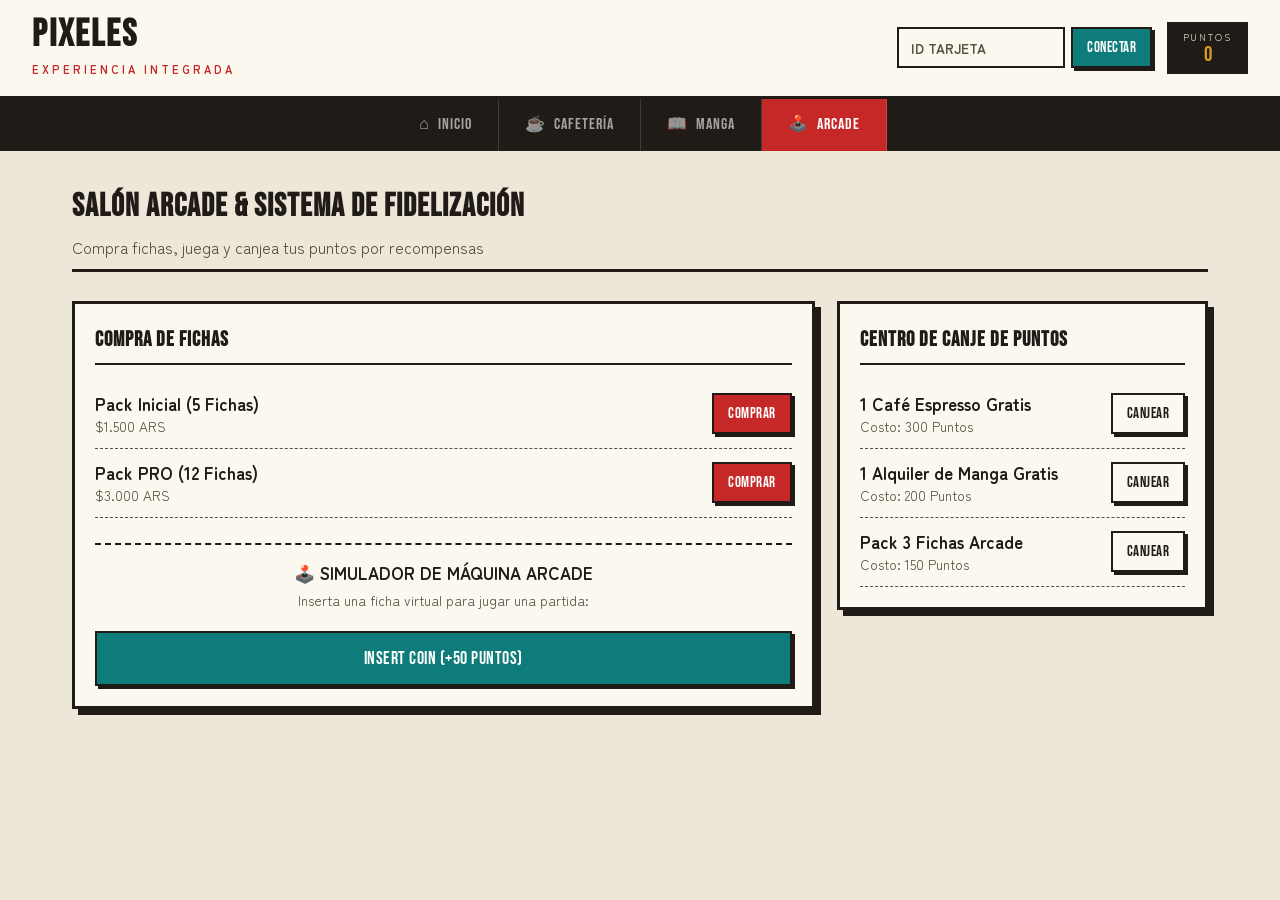
<file: pixeles (1)/pixeles/arcade.html>
<!DOCTYPE html>
<html lang="es">
<head>
  <meta charset="UTF-8">
  <meta name="viewport" content="width=device-width, initial-scale=1.0">
  <title>Arcade | PIXELES</title>
  <link href="https://fonts.googleapis.com/css2?family=Bebas+Neue&family=Zen+Maru+Gothic:wght@400;500;700&display=swap" rel="stylesheet">
  <link rel="stylesheet" href="styles.css">
</head>
<body>

  <header class="navbar">
    <div class="brand">
      <a href="index.html" class="brand-link">
        <h1 class="glitch-title">PIXELES</h1>
        <span class="tagline">EXPERIENCIA INTEGRADA</span>
      </a>
    </div>
    <div class="user-card-widget" id="card-widget-zone"></div>
  </header>

  <nav class="tab-menu">
    <a href="index.html" class="tab-btn"><span class="icon">⌂</span> INICIO</a>
    <a href="cafe.html" class="tab-btn"><span class="icon">☕</span> CAFETERÍA</a>
    <a href="manga.html" class="tab-btn"><span class="icon">📖</span> MANGA</a>
    <a href="arcade.html" class="tab-btn active"><span class="icon">🕹️</span> ARCADE</a>
  </nav>

  <main class="main-container">
    <section id="sec-arcade" class="tab-content active">
      <div class="section-header">
        <h2>SALÓN ARCADE & SISTEMA DE FIDELIZACIÓN</h2>
        <p>Compra fichas, juega y canjea tus puntos por recompensas</p>
      </div>

      <div class="grid-layout">
        <div class="side-panel">
          <h3>COMPRA DE FICHAS</h3>
          <div class="token-pack">
            <div>
              <strong>Pack Inicial (5 Fichas)</strong>
              <p>$1.500 ARS</p>
            </div>
            <button onclick="buyTokens(5, 1500)" class="btn-action">COMPRAR</button>
          </div>

          <div class="token-pack">
            <div>
              <strong>Pack PRO (12 Fichas)</strong>
              <p>$3.000 ARS</p>
            </div>
            <button onclick="buyTokens(12, 3000)" class="btn-action">COMPRAR</button>
          </div>

          <div class="arcade-simulator">
            <h4>🕹️ SIMULADOR DE MÁQUINA ARCADE</h4>
            <p>Inserta una ficha virtual para jugar una partida:</p>
            <button onclick="playArcadeGame()" class="btn-glow large">INSERT COIN (+50 Puntos)</button>
          </div>
        </div>

        <div class="side-panel">
          <h3>CENTRO DE CANJE DE PUNTOS</h3>
          <div class="reward-list">
            <div class="reward-item">
              <div>
                <strong>1 Café Espresso Gratis</strong>
                <p>Costo: 300 Puntos</p>
              </div>
              <button onclick="redeemReward('Espresso Gratis', 300)" class="btn-sec">CANJEAR</button>
            </div>

            <div class="reward-item">
              <div>
                <strong>1 Alquiler de Manga Gratis</strong>
                <p>Costo: 200 Puntos</p>
              </div>
              <button onclick="redeemReward('Alquiler Manga', 200)" class="btn-sec">CANJEAR</button>
            </div>

            <div class="reward-item">
              <div>
                <strong>Pack 3 Fichas Arcade</strong>
                <p>Costo: 150 Puntos</p>
              </div>
              <button onclick="redeemReward('Pack 3 Fichas', 150)" class="btn-sec">CANJEAR</button>
            </div>
          </div>
        </div>
      </div>
    </section>
  </main>

  <script src="common.js"></script>
  <script src="arcade.js"></script>
</body>
</html>
</file>
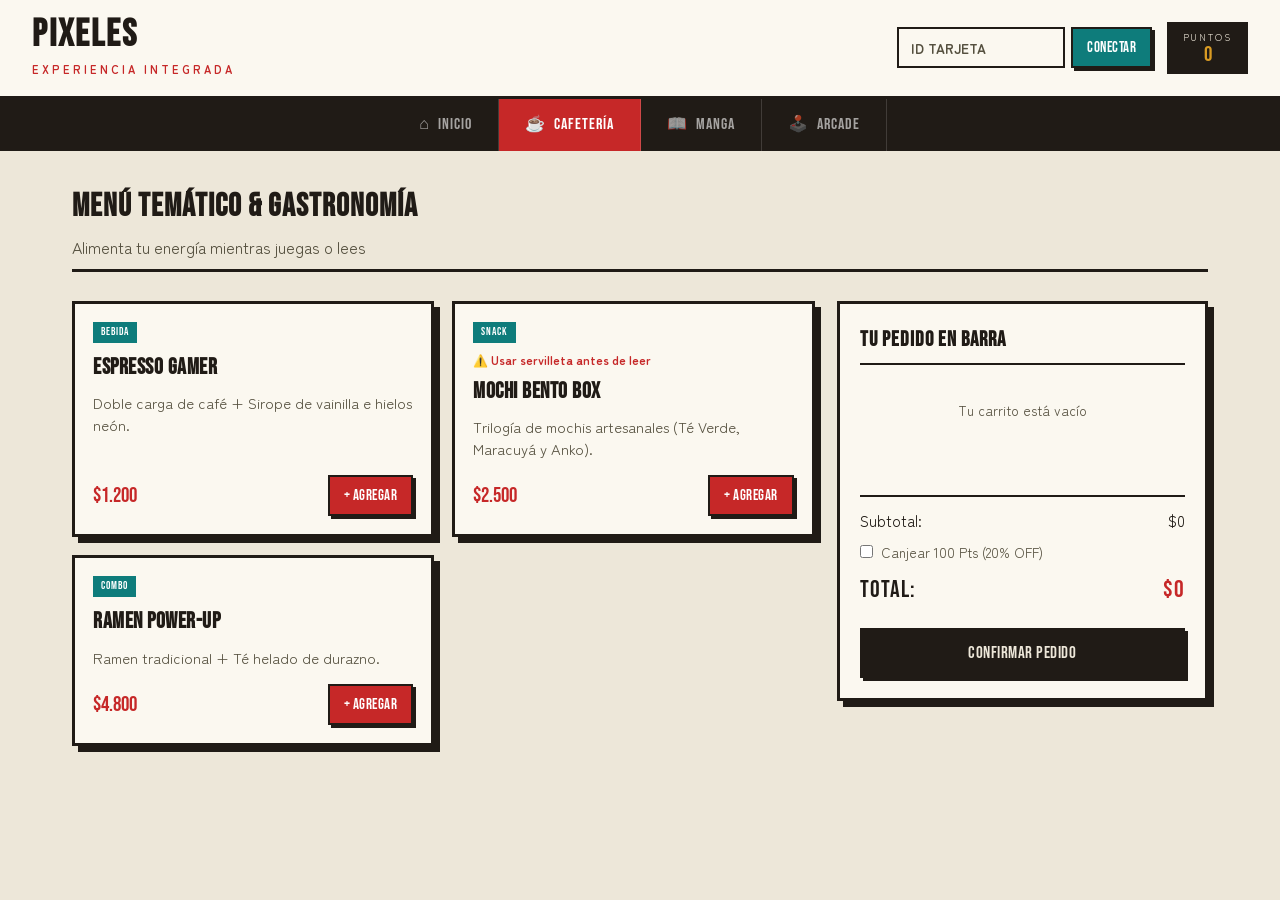
<file: pixeles (1)/pixeles/cafe.html>
<!DOCTYPE html>
<html lang="es">
<head>
  <meta charset="UTF-8">
  <meta name="viewport" content="width=device-width, initial-scale=1.0">
  <title>Cafetería | PIXELES</title>
  <link href="https://fonts.googleapis.com/css2?family=Bebas+Neue&family=Zen+Maru+Gothic:wght@400;500;700&display=swap" rel="stylesheet">
  <link rel="stylesheet" href="styles.css">
</head>
<body>

  <header class="navbar">
    <div class="brand">
      <a href="index.html" class="brand-link">
        <h1 class="glitch-title">PIXELES</h1>
        <span class="tagline">EXPERIENCIA INTEGRADA</span>
      </a>
    </div>
    <div class="user-card-widget" id="card-widget-zone"></div>
  </header>

  <nav class="tab-menu">
    <a href="index.html" class="tab-btn"><span class="icon">⌂</span> INICIO</a>
    <a href="cafe.html" class="tab-btn active"><span class="icon">☕</span> CAFETERÍA</a>
    <a href="manga.html" class="tab-btn"><span class="icon">📖</span> MANGA</a>
    <a href="arcade.html" class="tab-btn"><span class="icon">🕹️</span> ARCADE</a>
  </nav>

  <main class="main-container">
    <section id="sec-cafe" class="tab-content active">
      <div class="section-header">
        <h2>MENÚ TEMÁTICO & GASTRONOMÍA</h2>
        <p>Alimenta tu energía mientras juegas o lees</p>
      </div>

      <div class="grid-layout">
        <div class="catalog-grid">
          <div class="product-card">
            <div class="card-tag">BEBIDA</div>
            <h3>Espresso Gamer</h3>
            <p>Doble carga de café + Sirope de vainilla e hielos neón.</p>
            <div class="card-footer">
              <span class="price">$1.200</span>
              <button onclick="addToOrder('Espresso Gamer', 1200)" class="btn-action">+ AGREGAR</button>
            </div>
          </div>

          <div class="product-card">
            <div class="card-tag">SNACK</div>
            <div class="card-tag-warn">⚠️ Usar servilleta antes de leer</div>
            <h3>Mochi Bento Box</h3>
            <p>Trilogía de mochis artesanales (Té Verde, Maracuyá y Anko).</p>
            <div class="card-footer">
              <span class="price">$2.500</span>
              <button onclick="addToOrder('Mochi Bento Box', 2500)" class="btn-action">+ AGREGAR</button>
            </div>
          </div>

          <div class="product-card">
            <div class="card-tag">COMBO</div>
            <h3>Ramen Power-Up</h3>
            <p>Ramen tradicional + Té helado de durazno.</p>
            <div class="card-footer">
              <span class="price">$4.800</span>
              <button onclick="addToOrder('Ramen Power-Up', 4800)" class="btn-action">+ AGREGAR</button>
            </div>
          </div>
        </div>

        <div class="side-panel">
          <h3>TU PEDIDO EN BARRA</h3>
          <div id="cart-items" class="cart-list">
            <p class="empty-msg">Tu carrito está vacío</p>
          </div>

          <div class="checkout-summary">
            <div class="summary-line">
              <span>Subtotal:</span>
              <span>$<span id="cart-subtotal">0</span></span>
            </div>

            <label class="discount-toggle">
              <input type="checkbox" id="use-points" onchange="updateCartUI()">
              <span>Canjear 100 Pts (20% OFF)</span>
            </label>

            <div class="summary-line total">
              <span>TOTAL:</span>
              <span class="neon-text">$<span id="cart-total">0</span></span>
            </div>

            <button onclick="checkoutOrder()" class="btn-primary">CONFIRMAR PEDIDO</button>
          </div>
        </div>
      </div>
    </section>
  </main>

  <script src="common.js"></script>
  <script src="cafe.js"></script>
</body>
</html>
</file>
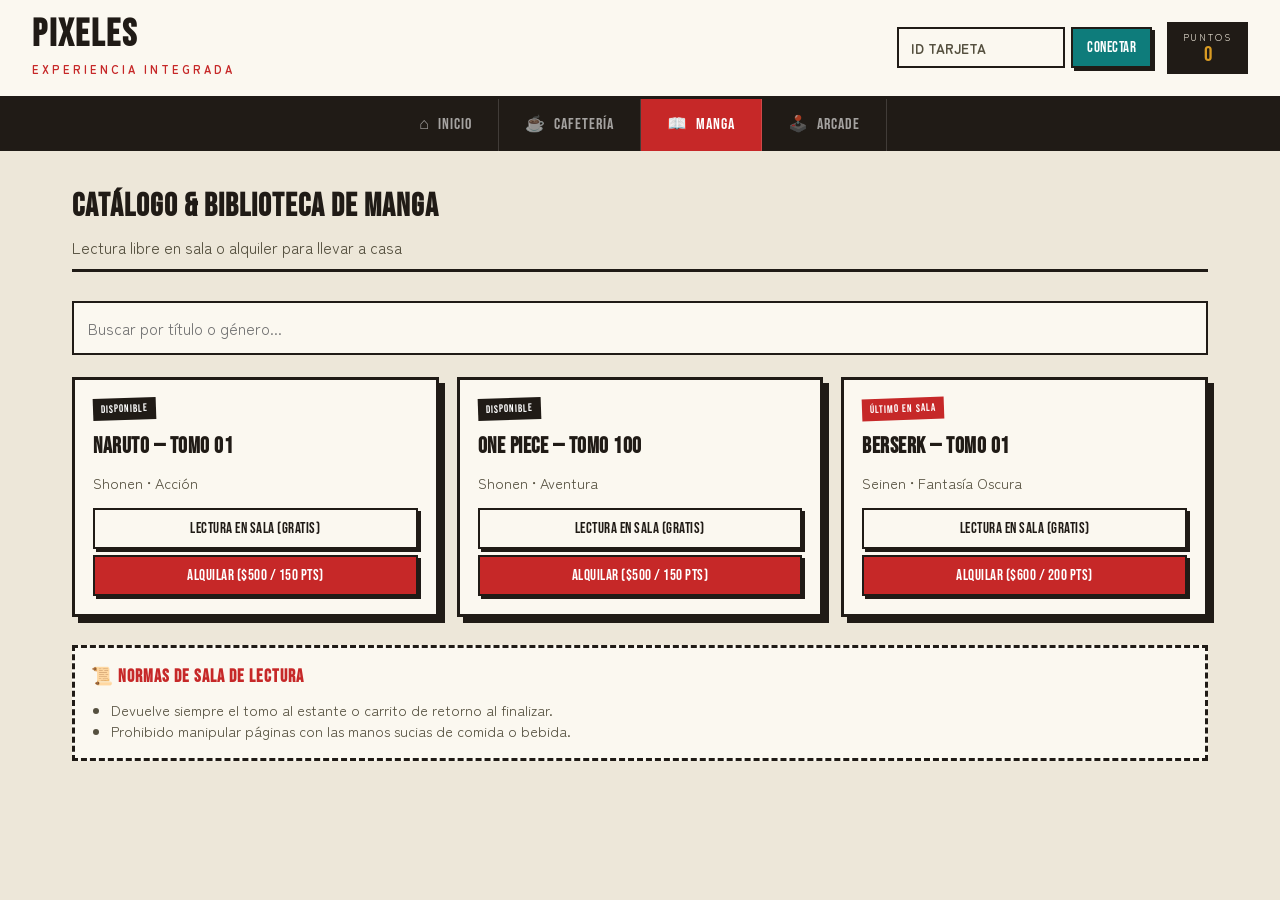
<file: pixeles (1)/pixeles/manga.html>
<!DOCTYPE html>
<html lang="es">
<head>
  <meta charset="UTF-8">
  <meta name="viewport" content="width=device-width, initial-scale=1.0">
  <title>Manga | PIXELES</title>
  <link href="https://fonts.googleapis.com/css2?family=Bebas+Neue&family=Zen+Maru+Gothic:wght@400;500;700&display=swap" rel="stylesheet">
  <link rel="stylesheet" href="styles.css">
</head>
<body>

  <header class="navbar">
    <div class="brand">
      <a href="index.html" class="brand-link">
        <h1 class="glitch-title">PIXELES</h1>
        <span class="tagline">EXPERIENCIA INTEGRADA</span>
      </a>
    </div>
    <div class="user-card-widget" id="card-widget-zone"></div>
  </header>

  <nav class="tab-menu">
    <a href="index.html" class="tab-btn"><span class="icon">⌂</span> INICIO</a>
    <a href="cafe.html" class="tab-btn"><span class="icon">☕</span> CAFETERÍA</a>
    <a href="manga.html" class="tab-btn active"><span class="icon">📖</span> MANGA</a>
    <a href="arcade.html" class="tab-btn"><span class="icon">🕹️</span> ARCADE</a>
  </nav>

  <main class="main-container">
    <section id="sec-manga" class="tab-content active">
      <div class="section-header">
        <h2>CATÁLOGO & BIBLIOTECA DE MANGA</h2>
        <p>Lectura libre en sala o alquiler para llevar a casa</p>
      </div>

      <div class="search-bar">
        <input type="text" id="manga-search" placeholder="Buscar por título o género..." onkeyup="filterManga()">
      </div>

      <div class="manga-catalog" id="manga-grid">
        <div class="manga-card" data-title="naruto ninja shonen">
          <div class="manga-badge">DISPONIBLE</div>
          <h3>Naruto — Tomo 01</h3>
          <p class="genre">Shonen • Acción</p>
          <div class="manga-actions">
            <button onclick="readInRoom('Naruto — Tomo 01')" class="btn-sec">Lectura en Sala (Gratis)</button>
            <button onclick="rentManga('Naruto — Tomo 01', 500)" class="btn-action">Alquilar ($500 / 150 Pts)</button>
          </div>
        </div>

        <div class="manga-card" data-title="one piece aventura shonen">
          <div class="manga-badge">DISPONIBLE</div>
          <h3>One Piece — Tomo 100</h3>
          <p class="genre">Shonen • Aventura</p>
          <div class="manga-actions">
            <button onclick="readInRoom('One Piece — Tomo 100')" class="btn-sec">Lectura en Sala (Gratis)</button>
            <button onclick="rentManga('One Piece — Tomo 100', 500)" class="btn-action">Alquilar ($500 / 150 Pts)</button>
          </div>
        </div>

        <div class="manga-card" data-title="berserk fantasia seinen">
          <div class="manga-badge alert">ÚLTIMO EN SALA</div>
          <h3>Berserk — Tomo 01</h3>
          <p class="genre">Seinen • Fantasía Oscura</p>
          <div class="manga-actions">
            <button onclick="readInRoom('Berserk — Tomo 01')" class="btn-sec">Lectura en Sala (Gratis)</button>
            <button onclick="rentManga('Berserk — Tomo 01', 600)" class="btn-action">Alquilar ($600 / 200 Pts)</button>
          </div>
        </div>
      </div>

      <div class="rules-box">
        <h4>📜 NORMAS DE SALA DE LECTURA</h4>
        <ul>
          <li>Devuelve siempre el tomo al estante o carrito de retorno al finalizar.</li>
          <li>Prohibido manipular páginas con las manos sucias de comida o bebida.</li>
        </ul>
      </div>
    </section>
  </main>

  <script src="common.js"></script>
  <script src="manga.js"></script>
</body>
</html>
</file>
<file: pixeles (1)/pixeles/styles.css>
:root {
  --paper: #EDE7D9;         /* fondo general, papel crudo */
  --panel: #FBF8F0;         /* superficie de tarjetas, papel más claro */
  --ink: #201B16;           /* negro tinta, cálido */
  --ink-soft: #55503F;      /* texto secundario */
  --red: #C62828;           /* sello / acento manga */
  --teal: #0E7C7B;          /* acento arcade (CRT) */
  --gold: #D99B23;          /* acento fichas / recompensas */
  --line: #201B16;          /* bordes de tinta */
  --font-display: 'Bebas Neue', sans-serif;
  --font-body: 'Zen Maru Gothic', sans-serif;
}

* {
  box-sizing: border-box;
  margin: 0;
  padding: 0;
}

body {
  background-color: var(--paper);
  background-image:
    radial-gradient(var(--ink) 0.6px, transparent 0.6px);
  background-size: 14px 14px;
  background-attachment: fixed;
  color: var(--ink);
  font-family: var(--font-body);
  font-size: 17px;
  line-height: 1.5;
  min-height: 100vh;
}

/* NAVBAR */
.navbar {
  display: flex;
  justify-content: space-between;
  align-items: center;
  flex-wrap: wrap;
  gap: 12px;
  padding: 1rem 2rem;
  background-color: var(--panel);
  border-bottom: 3px solid var(--ink);
  position: sticky;
  top: 0;
  z-index: 100;
}

.brand-link {
  text-decoration: none;
  display: block;
  color: inherit;
}

.brand .glitch-title {
  font-family: var(--font-display);
  font-size: 2.4rem;
  letter-spacing: 2px;
  color: var(--ink);
  line-height: 1;
}

.brand .tagline {
  font-size: 0.7rem;
  color: var(--red);
  letter-spacing: 3px;
  font-weight: 700;
  font-family: var(--font-body);
}

.user-card-widget {
  display: flex;
  align-items: center;
  gap: 15px;
}

.card-input-group {
  display: flex;
  gap: 6px;
}

.card-input-group input {
  background: var(--panel);
  border: 2px solid var(--ink);
  color: var(--ink);
  padding: 8px 12px;
  border-radius: 0;
  font-family: var(--font-body);
  font-weight: 600;
  font-size: 0.85rem;
  outline: none;
}

.card-input-group input::placeholder {
  color: var(--ink-soft);
}

.card-input-group input:focus {
  border-color: var(--red);
}

.points-badge {
  background: var(--ink);
  border: 2px solid var(--ink);
  padding: 6px 14px;
  display: flex;
  flex-direction: column;
  align-items: center;
  min-width: 70px;
}

.points-badge .label {
  font-size: 0.6rem;
  color: var(--paper);
  letter-spacing: 2px;
}

.points-badge .value {
  font-family: var(--font-display);
  font-size: 1.3rem;
  color: var(--gold);
  line-height: 1;
}

.card-connected {
  display: flex;
  align-items: center;
  gap: 10px;
}

.card-id-tag {
  font-family: var(--font-display);
  font-size: 0.9rem;
  letter-spacing: 1px;
  color: var(--ink);
  border: 2px solid var(--ink);
  padding: 5px 10px;
  background: #fff;
  transform: rotate(-2deg);
}

.btn-link {
  background: none;
  border: none;
  color: var(--ink-soft);
  font-size: 0.7rem;
  text-decoration: underline;
  cursor: pointer;
  padding: 0;
  font-family: var(--font-body);
}

.btn-link:hover {
  color: var(--red);
}

/* NAVEGACIÓN TAB */
.tab-menu {
  display: flex;
  justify-content: center;
  gap: 0;
  flex-wrap: wrap;
  background-color: var(--ink);
}

.tab-btn {
  background: transparent;
  border: none;
  border-right: 1px solid rgba(255,255,255,0.15);
  color: rgba(255,255,255,0.6);
  padding: 14px 26px;
  font-family: var(--font-display);
  font-size: 1rem;
  letter-spacing: 1px;
  cursor: pointer;
  transition: background 0.15s ease, color 0.15s ease;
  text-decoration: none;
  display: inline-flex;
  align-items: center;
  gap: 8px;
}

.tab-btn:hover {
  color: #fff;
  background: rgba(255,255,255,0.06);
}

.tab-btn.active {
  background: var(--red);
  color: #fff;
}

/* CONTENEDOR */
.main-container {
  max-width: 1200px;
  margin: 0 auto;
  padding: 2rem 2rem 4rem;
}

.tab-content {
  display: none;
}

.tab-content.active {
  display: block;
}

.section-header {
  margin-bottom: 1.8rem;
  padding-bottom: 10px;
  border-bottom: 3px solid var(--ink);
}

.section-header h2 {
  font-family: var(--font-display);
  font-size: 2rem;
  letter-spacing: 1px;
  color: var(--ink);
}

.section-header p {
  color: var(--ink-soft);
  font-size: 1rem;
  margin-top: 4px;
}

/* GRID LAYOUTS */
.grid-layout {
  display: grid;
  grid-template-columns: 2fr 1fr;
  gap: 22px;
}

.catalog-grid {
  display: grid;
  grid-template-columns: repeat(auto-fill, minmax(240px, 1fr));
  gap: 18px;
}

.product-card, .manga-card {
  background: var(--panel);
  border: 3px solid var(--ink);
  border-radius: 0;
  padding: 18px;
  display: flex;
  flex-direction: column;
  justify-content: space-between;
  position: relative;
  box-shadow: 6px 6px 0 var(--ink);
  transition: transform 0.15s ease, box-shadow 0.15s ease;
}

.product-card:hover, .manga-card:hover {
  transform: translate(-3px, -3px);
  box-shadow: 9px 9px 0 var(--ink);
}

.card-tag {
  font-size: 0.7rem;
  font-family: var(--font-display);
  letter-spacing: 1px;
  color: #fff;
  background: var(--teal);
  display: inline-block;
  padding: 2px 8px;
  margin-bottom: 8px;
  width: fit-content;
}

.card-tag-warn {
  font-size: 0.75rem;
  color: var(--red);
  margin-bottom: 6px;
  font-weight: 700;
}

.product-card h3, .manga-card h3 {
  font-family: var(--font-display);
  font-size: 1.4rem;
  letter-spacing: 0.5px;
  margin-bottom: 8px;
}

.product-card p {
  font-size: 0.92rem;
  color: var(--ink-soft);
  margin-bottom: 15px;
}

.card-footer {
  display: flex;
  justify-content: space-between;
  align-items: center;
  margin-top: auto;
}

.price {
  font-family: var(--font-display);
  font-size: 1.3rem;
  color: var(--red);
}

/* PANELS LATERALES Y CARRITO */
.side-panel {
  background: var(--panel);
  border: 3px solid var(--ink);
  border-radius: 0;
  padding: 20px;
  height: fit-content;
  box-shadow: 6px 6px 0 var(--ink);
}

.side-panel h3 {
  font-family: var(--font-display);
  font-size: 1.3rem;
  letter-spacing: 1px;
  color: var(--ink);
  margin-bottom: 15px;
  border-bottom: 2px solid var(--ink);
  padding-bottom: 8px;
}

.cart-list {
  min-height: 100px;
  max-height: 250px;
  overflow-y: auto;
  margin-bottom: 15px;
}

.cart-item {
  display: flex;
  justify-content: space-between;
  padding: 9px 0;
  border-bottom: 1px dashed var(--ink-soft);
  font-size: 0.92rem;
}

.empty-msg {
  color: var(--ink-soft);
  font-size: 0.85rem;
  text-align: center;
  padding-top: 20px;
}

.checkout-summary {
  border-top: 2px solid var(--ink);
  padding-top: 12px;
}

.summary-line {
  display: flex;
  justify-content: space-between;
  margin-bottom: 8px;
  font-size: 0.95rem;
}

.summary-line.total {
  font-family: var(--font-display);
  font-size: 1.5rem;
  margin-top: 10px;
  letter-spacing: 1px;
}

.neon-text {
  color: var(--red);
}

.discount-toggle {
  display: flex;
  align-items: center;
  gap: 8px;
  font-size: 0.85rem;
  color: var(--ink-soft);
  margin: 10px 0;
  cursor: pointer;
}

/* BOTONES */
button {
  font-family: var(--font-display);
  font-size: 0.95rem;
  letter-spacing: 0.5px;
  border: 2px solid var(--ink);
  border-radius: 0;
  padding: 9px 14px;
  cursor: pointer;
  transition: transform 0.1s ease, box-shadow 0.1s ease;
  background: var(--panel);
  color: var(--ink);
  box-shadow: 3px 3px 0 var(--ink);
}

button:hover {
  transform: translate(-2px, -2px);
  box-shadow: 5px 5px 0 var(--ink);
}

button:active {
  transform: translate(0, 0);
  box-shadow: 0 0 0 var(--ink);
}

.btn-action {
  background: var(--red);
  color: #fff;
}

.btn-sec {
  background: var(--panel);
  color: var(--ink);
}

.btn-primary {
  width: 100%;
  background: var(--ink);
  color: var(--paper);
  padding: 13px;
  font-size: 1.05rem;
  margin-top: 12px;
}

.btn-glow {
  background: var(--teal);
  color: #fff;
}

.btn-glow.large {
  width: 100%;
  padding: 15px;
  font-size: 1.1rem;
  margin-top: 10px;
  background: var(--teal);
}

/* SECCIÓN MANGA */
.search-bar input {
  width: 100%;
  padding: 13px 14px;
  background: var(--panel);
  border: 2px solid var(--ink);
  border-radius: 0;
  color: var(--ink);
  font-family: var(--font-body);
  font-size: 1rem;
  margin-bottom: 22px;
}

.manga-catalog {
  display: grid;
  grid-template-columns: repeat(auto-fill, minmax(280px, 1fr));
  gap: 18px;
}

.manga-badge {
  font-size: 0.68rem;
  font-family: var(--font-display);
  letter-spacing: 1px;
  color: #fff;
  background: var(--ink);
  padding: 3px 8px;
  width: fit-content;
  transform: rotate(-2deg);
  margin-bottom: 10px;
}

.manga-badge.alert {
  background: var(--red);
}

.genre {
  color: var(--ink-soft);
  font-size: 0.9rem;
}

.manga-actions {
  display: flex;
  flex-direction: column;
  gap: 6px;
  margin-top: 15px;
}

.rules-box {
  margin-top: 28px;
  background: var(--panel);
  border: 3px dashed var(--ink);
  padding: 16px;
}

.rules-box h4 {
  font-family: var(--font-display);
  color: var(--red);
  font-size: 1.1rem;
  letter-spacing: 1px;
  margin-bottom: 8px;
}

.rules-box ul {
  padding-left: 20px;
  font-size: 0.9rem;
  color: var(--ink-soft);
}

/* ARCADE */
.token-pack, .reward-item {
  display: flex;
  justify-content: space-between;
  align-items: center;
  padding: 11px 0;
  border-bottom: 1px dashed var(--ink-soft);
}

.token-pack p, .reward-item p {
  font-size: 0.85rem;
  color: var(--ink-soft);
}

.arcade-simulator {
  margin-top: 25px;
  padding-top: 15px;
  border-top: 2px dashed var(--ink);
  text-align: center;
}

.arcade-simulator p {
  font-size: 0.85rem;
  color: var(--ink-soft);
  margin: 5px 0 10px;
}

/* ===================== LANDING PAGE ===================== */
.hero {
  max-width: 1150px;
  margin: 0 auto;
  padding: 3rem 2rem 1rem;
}

.hero-inner {
  display: grid;
  grid-template-columns: 1.1fr 0.9fr;
  gap: 40px;
  align-items: center;
}

.hero-eyebrow {
  font-family: var(--font-display);
  font-size: 0.9rem;
  color: var(--red);
  letter-spacing: 4px;
  margin-bottom: 10px;
}

.hero-title {
  font-family: var(--font-display);
  font-size: clamp(3rem, 7vw, 5.2rem);
  line-height: 0.95;
  color: var(--ink);
  margin-bottom: 20px;
}

.hero-title .accent {
  color: var(--red);
}

.hero-desc {
  max-width: 480px;
  color: var(--ink-soft);
  font-size: 1.1rem;
}

.hero-stamp {
  justify-self: end;
  width: 220px;
  height: 220px;
  border: 4px solid var(--ink);
  border-radius: 50%;
  display: flex;
  align-items: center;
  justify-content: center;
  text-align: center;
  transform: rotate(-8deg);
  background: var(--panel);
  box-shadow: 8px 8px 0 var(--ink);
}

.hero-stamp span {
  font-family: var(--font-display);
  font-size: 1.15rem;
  letter-spacing: 2px;
  line-height: 1.3;
  color: var(--red);
}

.hub-grid {
  max-width: 1150px;
  margin: 3rem auto 0;
  padding: 0 2rem;
  display: grid;
  grid-template-columns: repeat(3, 1fr);
  gap: 22px;
}

.hub-card {
  background: var(--panel);
  border: 3px solid var(--ink);
  padding: 26px 22px;
  text-decoration: none;
  color: var(--ink);
  display: flex;
  flex-direction: column;
  gap: 8px;
  box-shadow: 7px 7px 0 var(--ink);
  transition: transform 0.15s ease, box-shadow 0.15s ease;
}

.hub-card:hover {
  transform: translate(-4px, -4px);
  box-shadow: 11px 11px 0 var(--ink);
}

.hub-icon {
  font-size: 2rem;
}

.hub-card h3 {
  font-family: var(--font-display);
  font-size: 1.5rem;
  letter-spacing: 1px;
}

.hub-cafe h3 { color: var(--red); }
.hub-manga h3 { color: var(--teal); }
.hub-arcade h3 { color: var(--gold); }

.hub-card p {
  color: var(--ink-soft);
  font-size: 0.92rem;
  flex-grow: 1;
}

.hub-cta {
  font-family: var(--font-display);
  font-size: 0.95rem;
  color: var(--ink);
  margin-top: 6px;
}

/* MAPA DEL LOCAL */
.map-section {
  max-width: 1150px;
  margin: 4rem auto 0;
  padding: 0 2rem;
}

.map-inner {
  display: grid;
  grid-template-columns: 1.3fr 1fr;
  gap: 30px;
  align-items: start;
}

.floorplan-frame {
  background: var(--panel);
  border: 3px solid var(--ink);
  padding: 16px;
  box-shadow: 7px 7px 0 var(--ink);
}

.floorplan-frame svg {
  width: 100%;
  height: auto;
  display: block;
}

.map3d-wrap {
  position: relative;
  width: 100%;
  height: 440px;
  background: var(--paper);
  border: 2px solid var(--ink);
  overflow: hidden;
}

.map3d-mount {
  position: absolute;
  inset: 0;
}

.map3d-hint {
  margin-top: 10px;
  font-size: 0.82rem;
  color: var(--ink-soft);
  font-style: italic;
  text-align: center;
}

.map3d-fallback {
  position: absolute;
  inset: 0;
  display: flex;
  align-items: center;
  justify-content: center;
  padding: 20px;
  text-align: center;
  color: var(--ink-soft);
  font-size: 0.9rem;
}

.map3d-label {
  font-family: var(--font-display);
  font-size: 0.85rem;
  letter-spacing: 1px;
  color: var(--ink);
  background: var(--panel);
  border: 2px solid var(--ink);
  padding: 3px 9px;
  white-space: nowrap;
  pointer-events: none;
  box-shadow: 3px 3px 0 var(--ink);
}

@media (max-width: 600px) {
  .map3d-wrap {
    height: 340px;
  }
}

.map-legend h4 {
  font-family: var(--font-display);
  font-size: 0.95rem;
  color: var(--ink-soft);
  letter-spacing: 2px;
  margin-bottom: 14px;
}

.legend-item {
  display: flex;
  gap: 12px;
  align-items: flex-start;
  padding: 12px 0;
  border-bottom: 1px dashed var(--ink-soft);
}

.legend-swatch {
  width: 18px;
  height: 18px;
  border: 2px solid var(--ink);
  flex-shrink: 0;
  margin-top: 3px;
}

.legend-item strong {
  font-family: var(--font-display);
  font-size: 1rem;
  letter-spacing: 0.5px;
  display: block;
}

.legend-item p {
  color: var(--ink-soft);
  font-size: 0.88rem;
  margin-top: 2px;
}

.site-footer {
  text-align: center;
  padding: 3rem 2rem 2.5rem;
  color: var(--ink-soft);
  font-size: 0.85rem;
}

@media (max-width: 900px) {
  .hero-inner {
    grid-template-columns: 1fr;
  }
  .hero-stamp {
    justify-self: start;
  }
  .hub-grid {
    grid-template-columns: 1fr;
  }
  .map-inner {
    grid-template-columns: 1fr;
  }
  .grid-layout {
    grid-template-columns: 1fr;
  }
}
</file>
